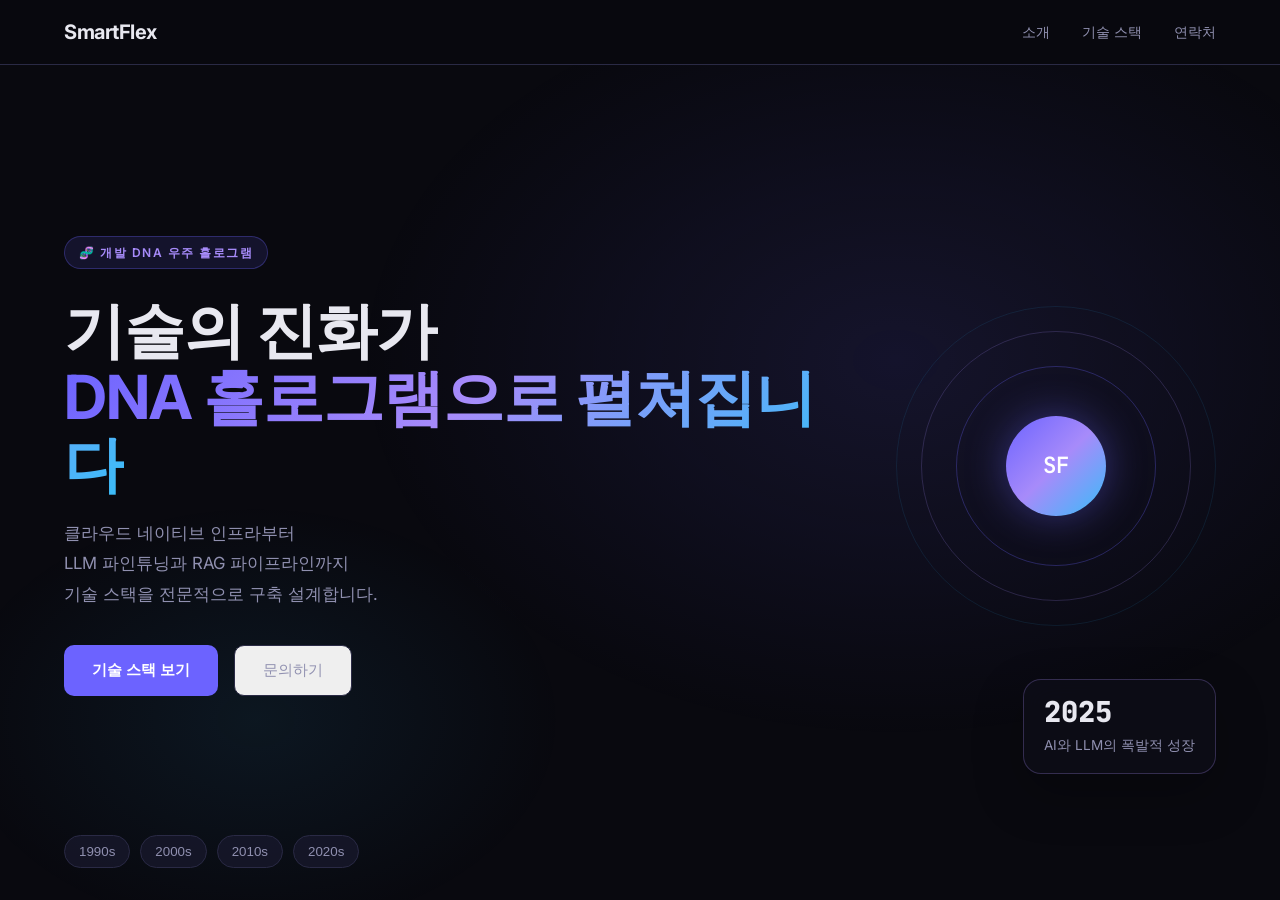
<file: docs/index.html>
<!DOCTYPE html>
<!-- SmartFlex 개발DNA 우주 홀로그램 v2.0 - 파일명: index.html -->
<html lang="ko">
<head>
  <meta charset="UTF-8" />
  <meta name="viewport" content="width=device-width, initial-scale=1.0" />
  <title>SmartFlex - 개발DNA 우주 홀로그램</title>

  <link rel="icon" href="/favicon.ico">
  <link rel="icon" type="image/png" href="/favicon.png">

  <!-- D3.js v7 CDN -->
  <script src="https://d3js.org/d3.v7.min.js" defer></script>

  <!-- 폰트 -->
  <link rel="preconnect" href="https://fonts.googleapis.com" />
  <link href="https://fonts.googleapis.com/css2?family=Inter:wght@300;400;500;600;700;800;900&family=JetBrains+Mono:wght@400;500;600;700&display=swap" rel="stylesheet" />

    <link rel="stylesheet" href="css/style.css" />
  <link rel="stylesheet" href="css/index.css" />

</head>

<body>
  <a href="#hero-content" class="skip-nav">본문으로 바로가기</a>

  <!-- ========================================
   * 네비게이션
   * ======================================== -->
  <nav class="nav">
    <div class="nav-inner">
      <div class="logo" data-action="close" role="button" tabindex="0">SmartFlex</div>
      <button class="hamburger" type="button" aria-label="메뉴 열기" aria-expanded="false" aria-controls="navLinks">
        <span></span><span></span><span></span>
      </button>
      <ul class="nav-links" id="navLinks">
        <li><a href="#" data-page="about">소개</a></li>
        <li><a href="#" data-page="tech">기술 스택</a></li>
        <li><a href="#" data-page="contact">연락처</a></li>
      </ul>
    </div>
  </nav>

  <!-- ========================================
   * 히어로 섹션 (메인 화면)
   * ======================================== -->
  <section class="hero">

    <!-- DNA 우주 배경 (SVG가 주입될 컨테이너) -->
    <div class="hero-bg" id="dna-universe"></div>

    <!-- 년도 표시 (회전) -->
    <div class="era-display">
      <div class="era-year" id="era-year">2025</div>
      <div class="era-desc" id="era-desc">AI와 LLM의 폭발적 성장</div>
    </div>

    <!-- 텍스트 컨텐츠 -->
    <div class="hero-content" id="hero-content">
      <div class="badge">🧬 개발 DNA 우주 홀로그램</div>
      <h1>기술의 진화가<br /><span class="gradient-text">DNA 홀로그램으로 펼쳐집니다</span></h1>
      <p class="hero-desc">
        클라우드 네이티브 인프라부터<br />
        LLM 파인튜닝과 RAG 파이프라인까지<br />
        기술 스택을 전문적으로 구축 설계합니다.
      </p>
      <div class="hero-cta">
        <button class="btn-primary" type="button" data-page="tech">기술 스택 보기</button>
        <button class="btn-ghost" type="button" data-page="contact">문의하기</button>
      </div>
    </div>

    <!-- 브랜드 궤도 링 홀로그램 비주얼 -->
    <div class="hero-visual" aria-hidden="true">
      <div class="orbit-ring ring-1"></div>
      <div class="orbit-ring ring-2"></div>
      <div class="orbit-ring ring-3"></div>
      <div class="core-circle">SF</div>
    </div>

    <!-- 시대별 기술 타임라인 수동 선택 버튼 -->
    <div class="era-controls" aria-label="기술 시대 선택">
      <button type="button" data-era-index="0">1990s</button>
      <button type="button" data-era-index="1">2000s</button>
      <button type="button" data-era-index="2">2010s</button>
      <button type="button" data-era-index="3">2020s</button>
    </div>

  </section>

  <!-- ========================================
   * 슬라이딩 모달 (페이지 표시)
   * ======================================== -->
  <div class="page-modal" id="pageModal">
    <div class="modal-header">
      <div class="modal-title" id="modalTitle">페이지</div>
      <button class="modal-close">×</button>
    </div>
    <div class="modal-content">
      <div class="modal-loader" aria-live="polite">페이지를 불러오는 중...</div>
      <iframe class="modal-iframe" id="modalIframe" src="" title="페이지"></iframe>
    </div>
  </div>

  <!-- ========================================
   * 모달 제어 스크립트
   * 파일명: docs/js/index.js
   * ======================================== -->
  <script src="js/index.js" defer></script>
  <script src="js/dna-animation.js" defer></script>

</body>
</html>
</file>
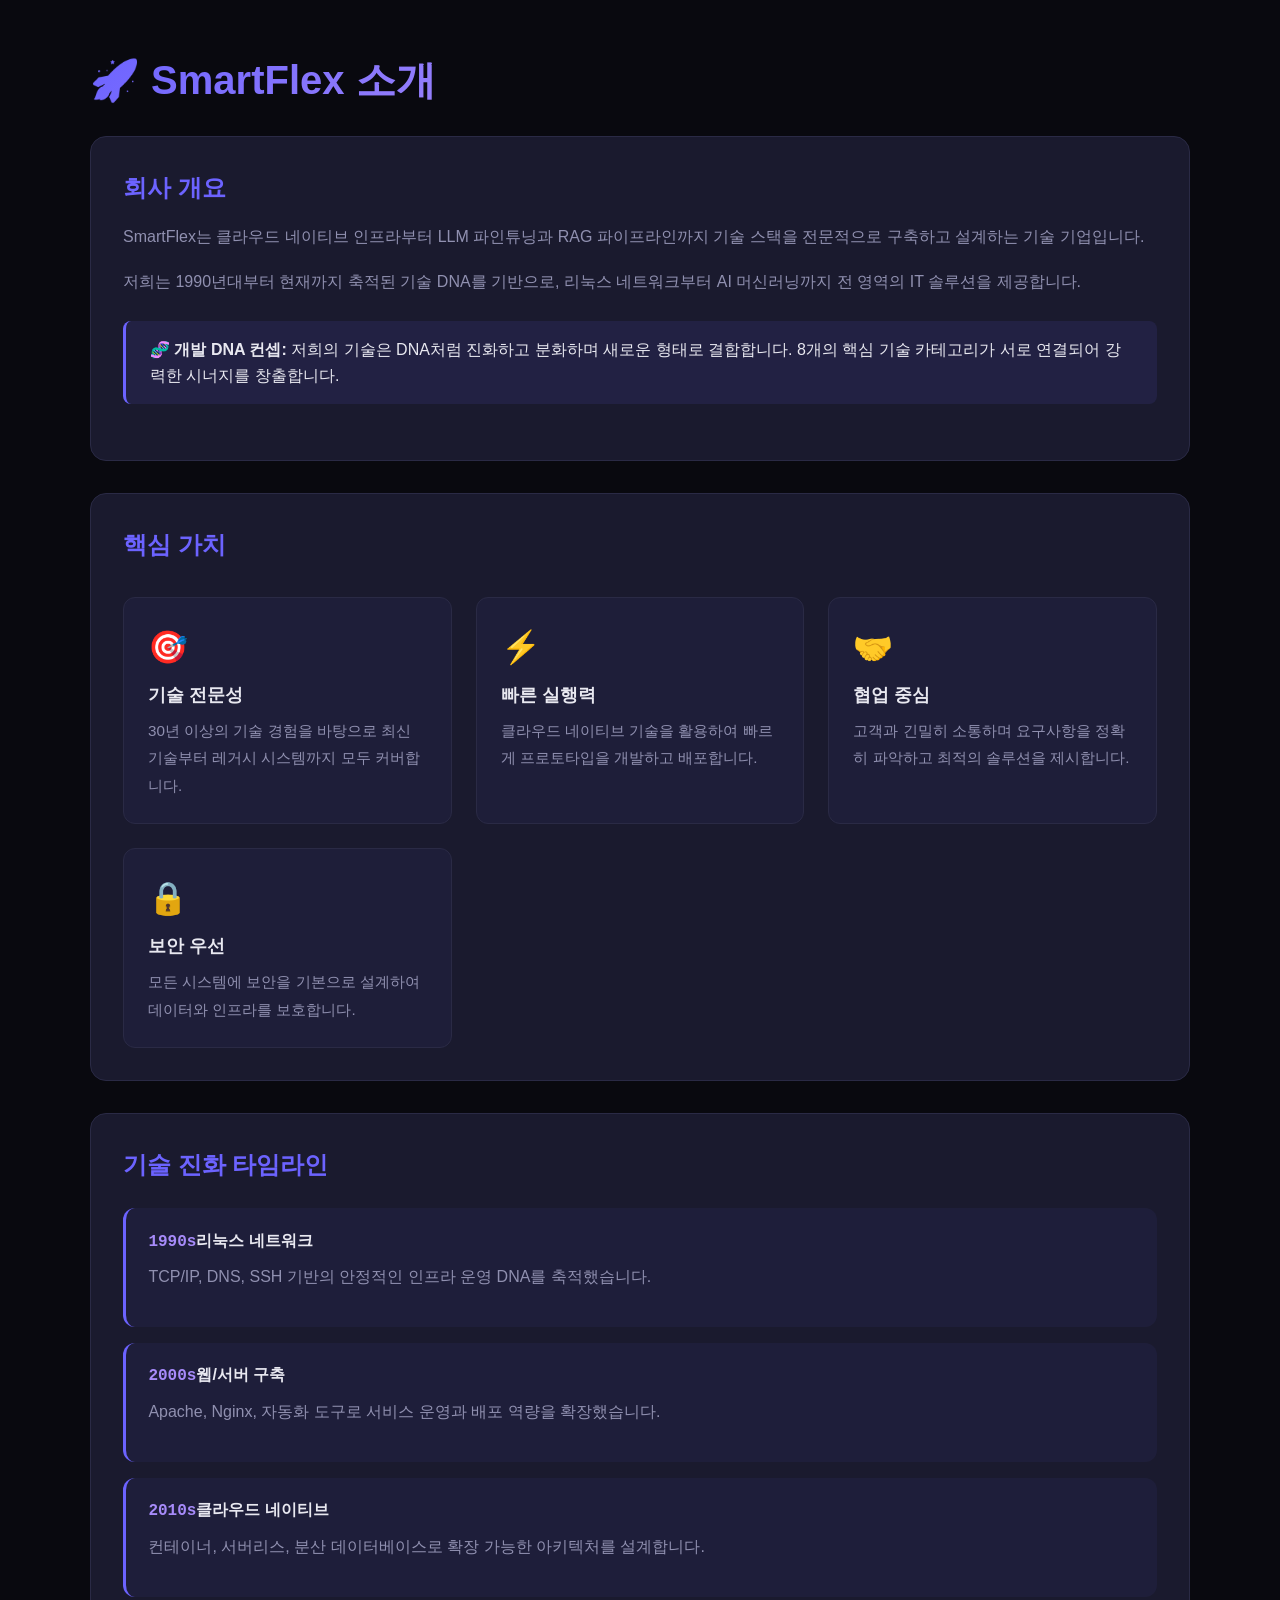
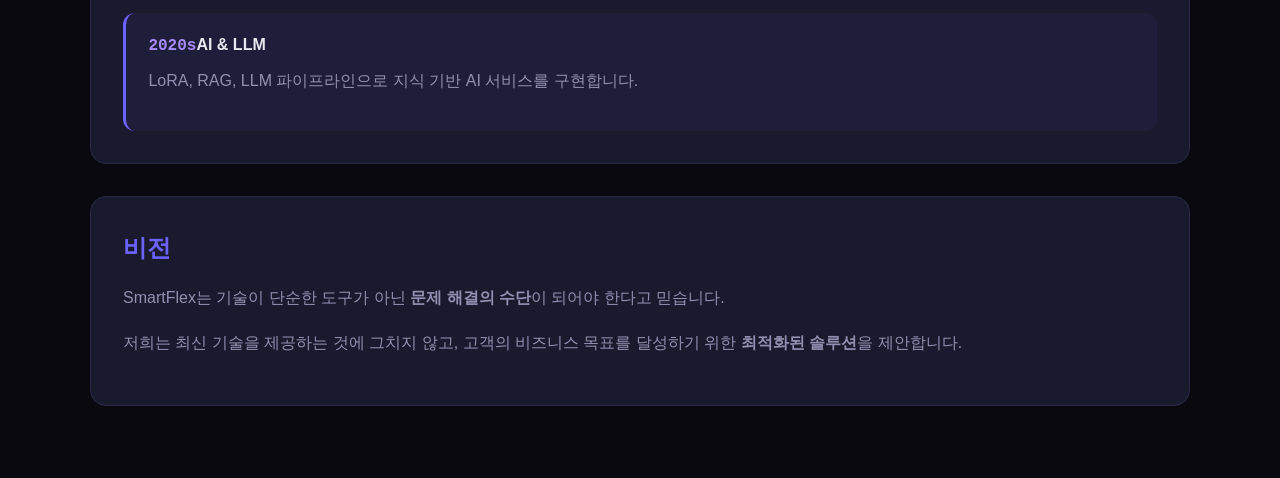
<file: docs/pages/about.html>
<!DOCTYPE html>
<!-- 파일명: docs/pages/about.html -->
<html lang="ko">
<head>
  <meta charset="UTF-8">
  <meta name="viewport" content="width=device-width, initial-scale=1.0">
  <title>SmartFlex - 소개</title>
  <link rel="stylesheet" href="../css/pages.css" />
  <script src="../js/pages.js" defer></script>
</head>
<body>
  <div class="container">
    <h1>🚀 SmartFlex 소개</h1>

    <div class="section">
      <h2>회사 개요</h2>
      <p>
        SmartFlex는 클라우드 네이티브 인프라부터 LLM 파인튜닝과 RAG 파이프라인까지
        기술 스택을 전문적으로 구축하고 설계하는 기술 기업입니다.
      </p>
      <p>
        저희는 1990년대부터 현재까지 축적된 기술 DNA를 기반으로,
        리눅스 네트워크부터 AI 머신러닝까지 전 영역의 IT 솔루션을 제공합니다.
      </p>

      <div class="highlight">
        <strong>🧬 개발 DNA 컨셉:</strong> 저희의 기술은 DNA처럼 진화하고 분화하며 새로운 형태로 결합합니다.
        8개의 핵심 기술 카테고리가 서로 연결되어 강력한 시너지를 창출합니다.
      </div>
    </div>

    <div class="section">
      <h2>핵심 가치</h2>
      <div class="grid">
        <div class="card">
          <div class="card-icon">🎯</div>
          <div class="card-title">기술 전문성</div>
          <div class="card-desc">
            30년 이상의 기술 경험을 바탕으로 최신 기술부터 레거시 시스템까지 모두 커버합니다.
          </div>
        </div>

        <div class="card">
          <div class="card-icon">⚡</div>
          <div class="card-title">빠른 실행력</div>
          <div class="card-desc">
            클라우드 네이티브 기술을 활용하여 빠르게 프로토타입을 개발하고 배포합니다.
          </div>
        </div>

        <div class="card">
          <div class="card-icon">🤝</div>
          <div class="card-title">협업 중심</div>
          <div class="card-desc">
            고객과 긴밀히 소통하며 요구사항을 정확히 파악하고 최적의 솔루션을 제시합니다.
          </div>
        </div>

        <div class="card">
          <div class="card-icon">🔒</div>
          <div class="card-title">보안 우선</div>
          <div class="card-desc">
            모든 시스템에 보안을 기본으로 설계하여 데이터와 인프라를 보호합니다.
          </div>
        </div>
      </div>
    </div>

    <div class="section">
      <h2>기술 진화 타임라인</h2>
      <div class="timeline">
        <div class="timeline-item"><span class="timeline-year">1990s</span><strong>리눅스 네트워크</strong><p>TCP/IP, DNS, SSH 기반의 안정적인 인프라 운영 DNA를 축적했습니다.</p></div>
        <div class="timeline-item"><span class="timeline-year">2000s</span><strong>웹/서버 구축</strong><p>Apache, Nginx, 자동화 도구로 서비스 운영과 배포 역량을 확장했습니다.</p></div>
        <div class="timeline-item"><span class="timeline-year">2010s</span><strong>클라우드 네이티브</strong><p>컨테이너, 서버리스, 분산 데이터베이스로 확장 가능한 아키텍처를 설계합니다.</p></div>
        <div class="timeline-item"><span class="timeline-year">2020s</span><strong>AI & LLM</strong><p>LoRA, RAG, LLM 파이프라인으로 지식 기반 AI 서비스를 구현합니다.</p></div>
      </div>
    </div>

    <div class="section">
      <h2>비전</h2>
      <p>
        SmartFlex는 기술이 단순한 도구가 아닌 <strong>문제 해결의 수단</strong>이 되어야 한다고 믿습니다.
      </p>
      <p>
        저희는 최신 기술을 제공하는 것에 그치지 않고, 고객의 비즈니스 목표를 달성하기 위한
        <strong>최적화된 솔루션</strong>을 제안합니다.
      </p>
    </div>
  </div>
</body>
</html>
</file>
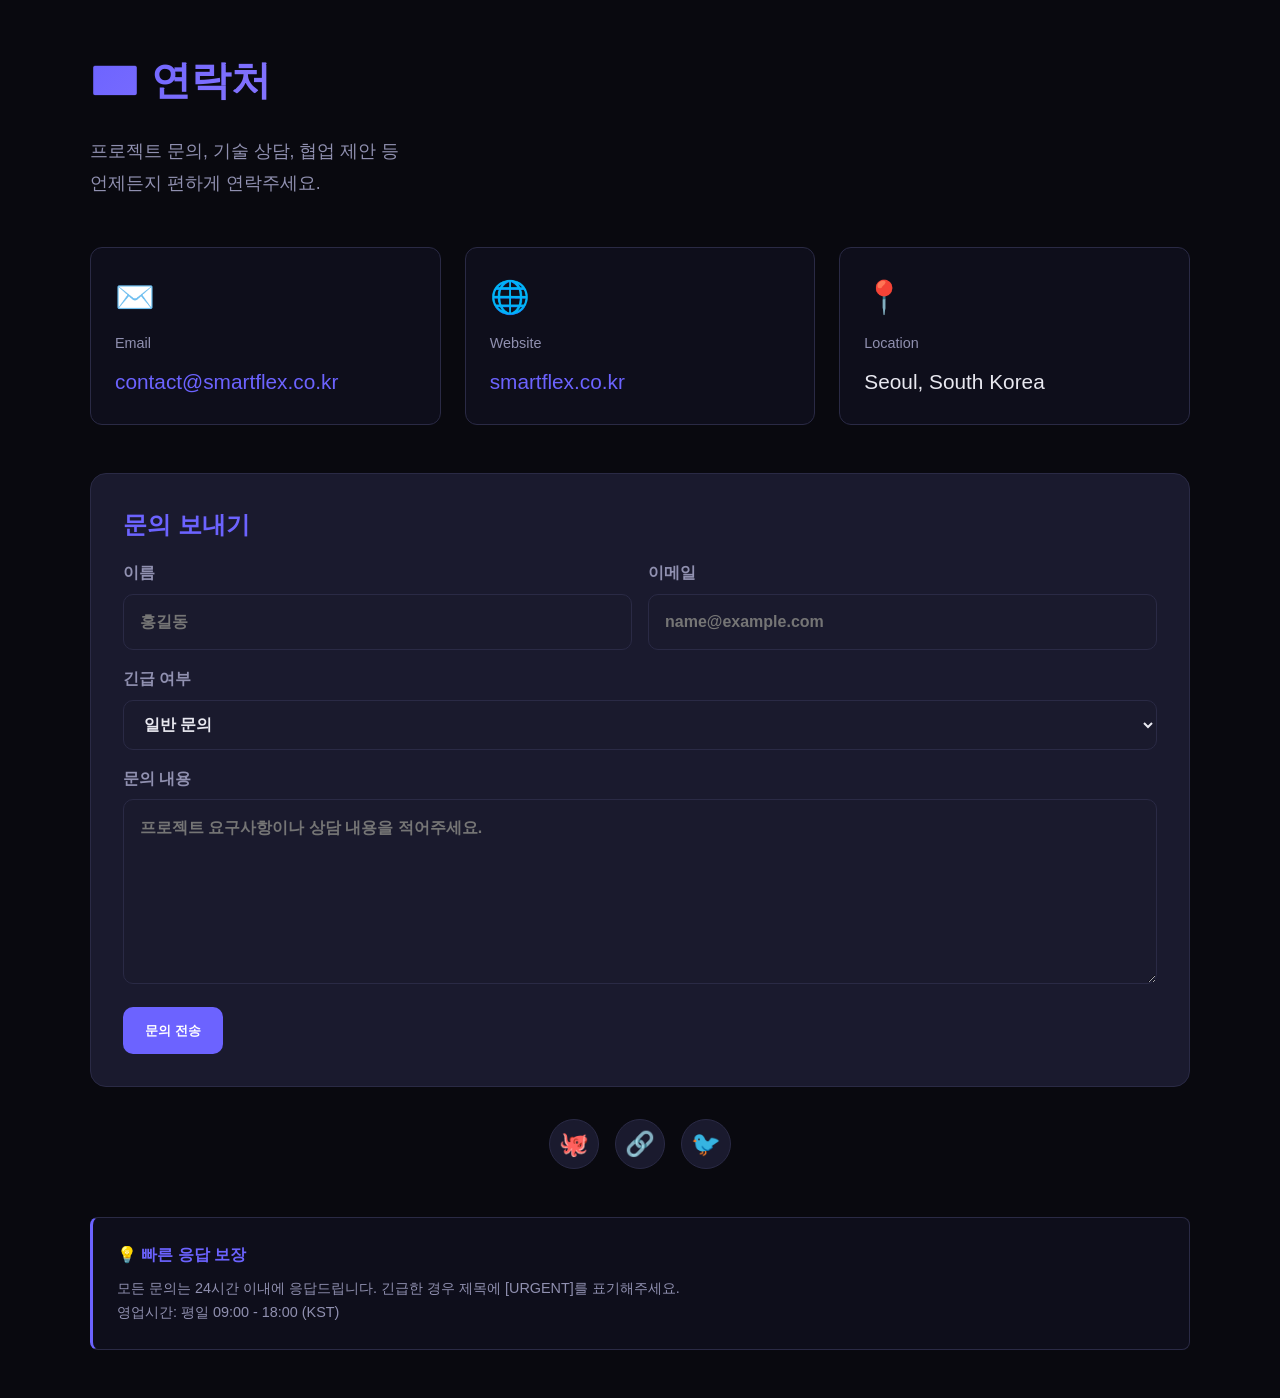
<file: docs/pages/contact.html>
<!DOCTYPE html>
<!-- 파일명: docs/pages/contact.html -->
<html lang="ko">
<head>
  <meta charset="UTF-8">
  <meta name="viewport" content="width=device-width, initial-scale=1.0">
  <title>SmartFlex - 연락처</title>
  <link rel="stylesheet" href="../css/pages.css" />
  <script src="../js/pages.js" defer></script>
</head>
<body>
  <div class="container">
    <h1>📧 연락처</h1>
    <p class="subtitle">
      프로젝트 문의, 기술 상담, 협업 제안 등<br>
      언제든지 편하게 연락주세요.
    </p>

    <div class="contact-grid">
      <div class="contact-card">
        <div class="contact-icon">✉️</div>
        <div class="contact-label">Email</div>
        <div class="contact-value">
          <a href="mailto:contact@smartflex.co.kr" class="contact-link">
            contact@smartflex.co.kr
          </a>
        </div>
      </div>

      <div class="contact-card">
        <div class="contact-icon">🌐</div>
        <div class="contact-label">Website</div>
        <div class="contact-value">
          <a href="https://smartflex.co.kr" target="_blank" class="contact-link">
            smartflex.co.kr
          </a>
        </div>
      </div>

      <div class="contact-card">
        <div class="contact-icon">📍</div>
        <div class="contact-label">Location</div>
        <div class="contact-value">
          Seoul, South Korea
        </div>
      </div>
    </div>

    <form class="contact-form" name="smartflex-contact" method="POST" data-netlify="true">
      <input type="hidden" name="form-name" value="smartflex-contact" />
      <h2>문의 보내기</h2>
      <div class="form-grid">
        <label>이름<input name="name" type="text" required placeholder="홍길동" /></label>
        <label>이메일<input name="email" type="email" required placeholder="name@example.com" /></label>
      </div>
      <label>긴급 여부
        <select name="urgency">
          <option value="normal">일반 문의</option>
          <option value="urgent">긴급 문의</option>
        </select>
      </label>
      <label>문의 내용<textarea name="message" rows="6" required placeholder="프로젝트 요구사항이나 상담 내용을 적어주세요."></textarea></label>
      <button class="form-submit" type="submit">문의 전송</button>
    </form>

    <div class="social-links" hidden aria-hidden="true">
      <a href="#" class="social-btn" title="GitHub">🐙</a>
      <a href="#" class="social-btn" title="LinkedIn">🔗</a>
      <a href="#" class="social-btn" title="Twitter">🐦</a>
    </div>

    <div class="note">
      <div class="note-title">💡 빠른 응답 보장</div>
      <div class="note-text">
        모든 문의는 24시간 이내에 응답드립니다. 긴급한 경우 제목에 [URGENT]를 표기해주세요.<br>
        영업시간: 평일 09:00 - 18:00 (KST)
      </div>
    </div>
  </div>
</body>
</html>
</file>
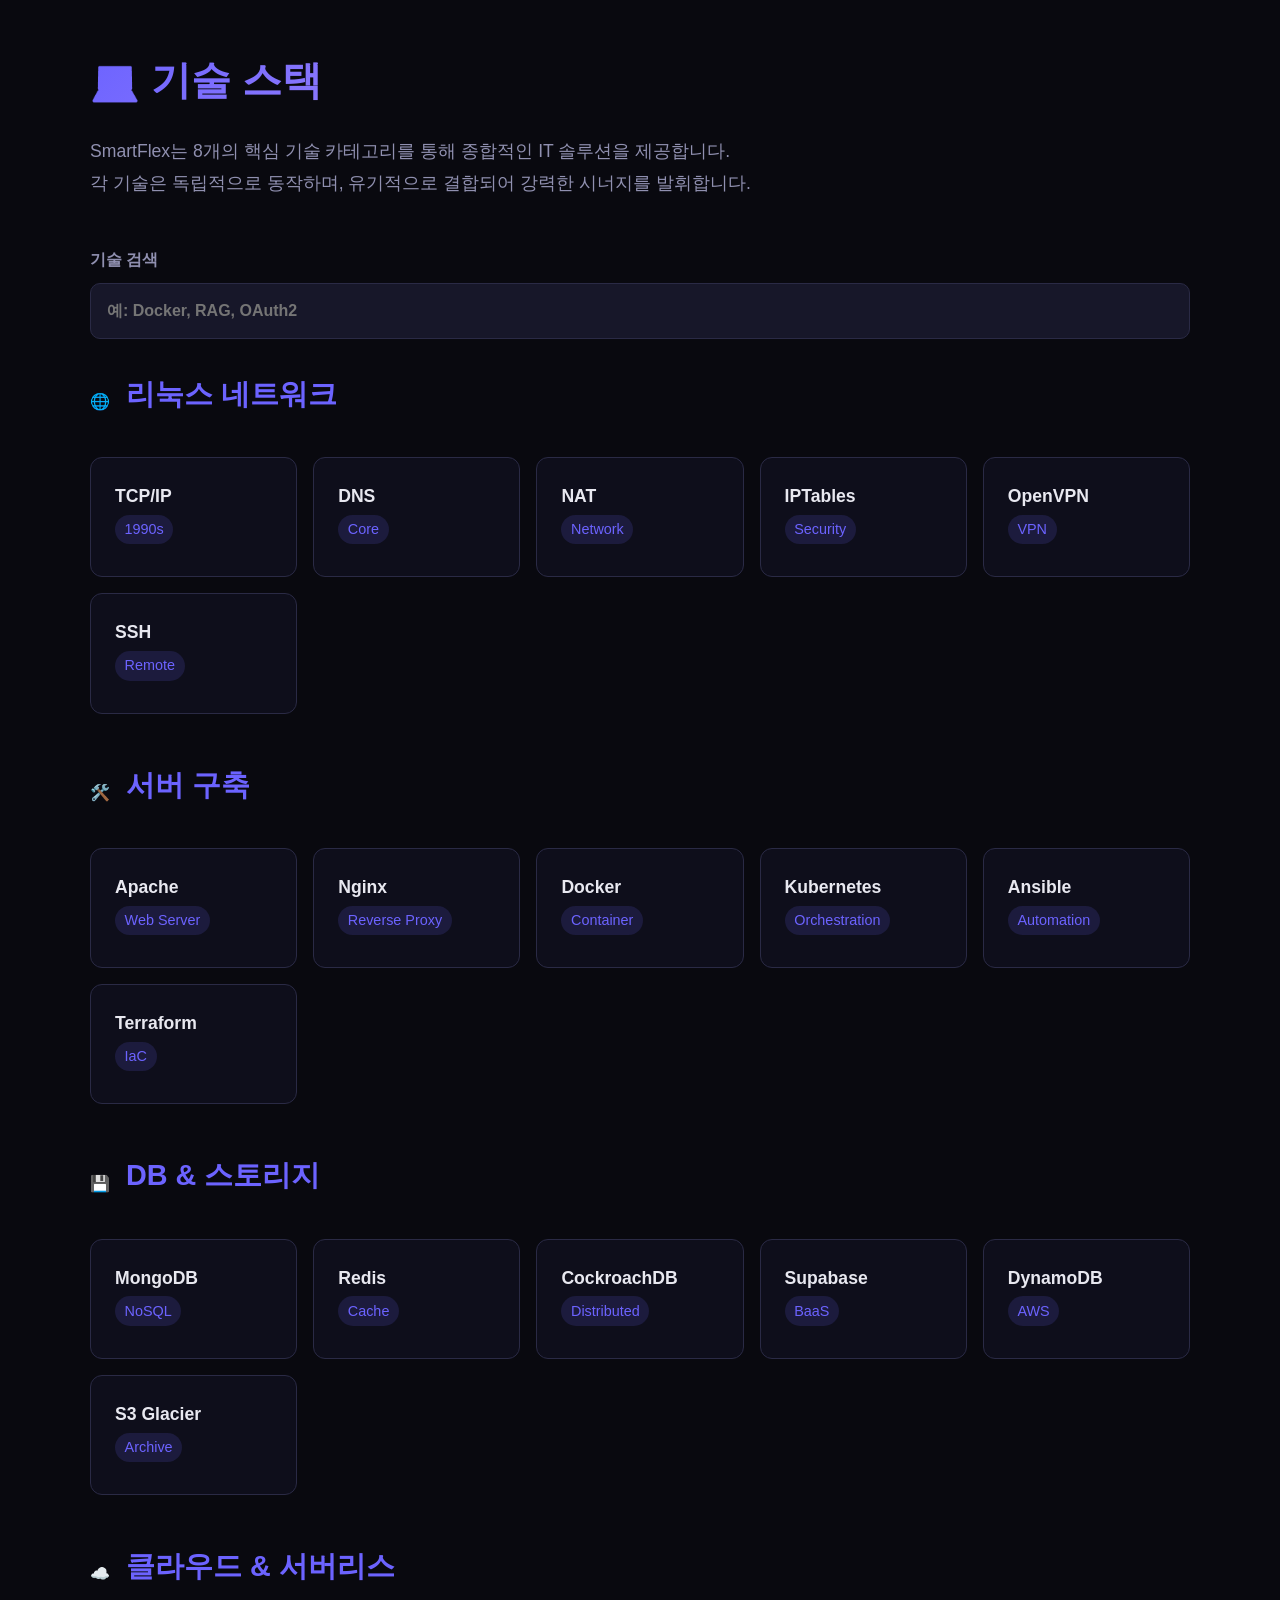
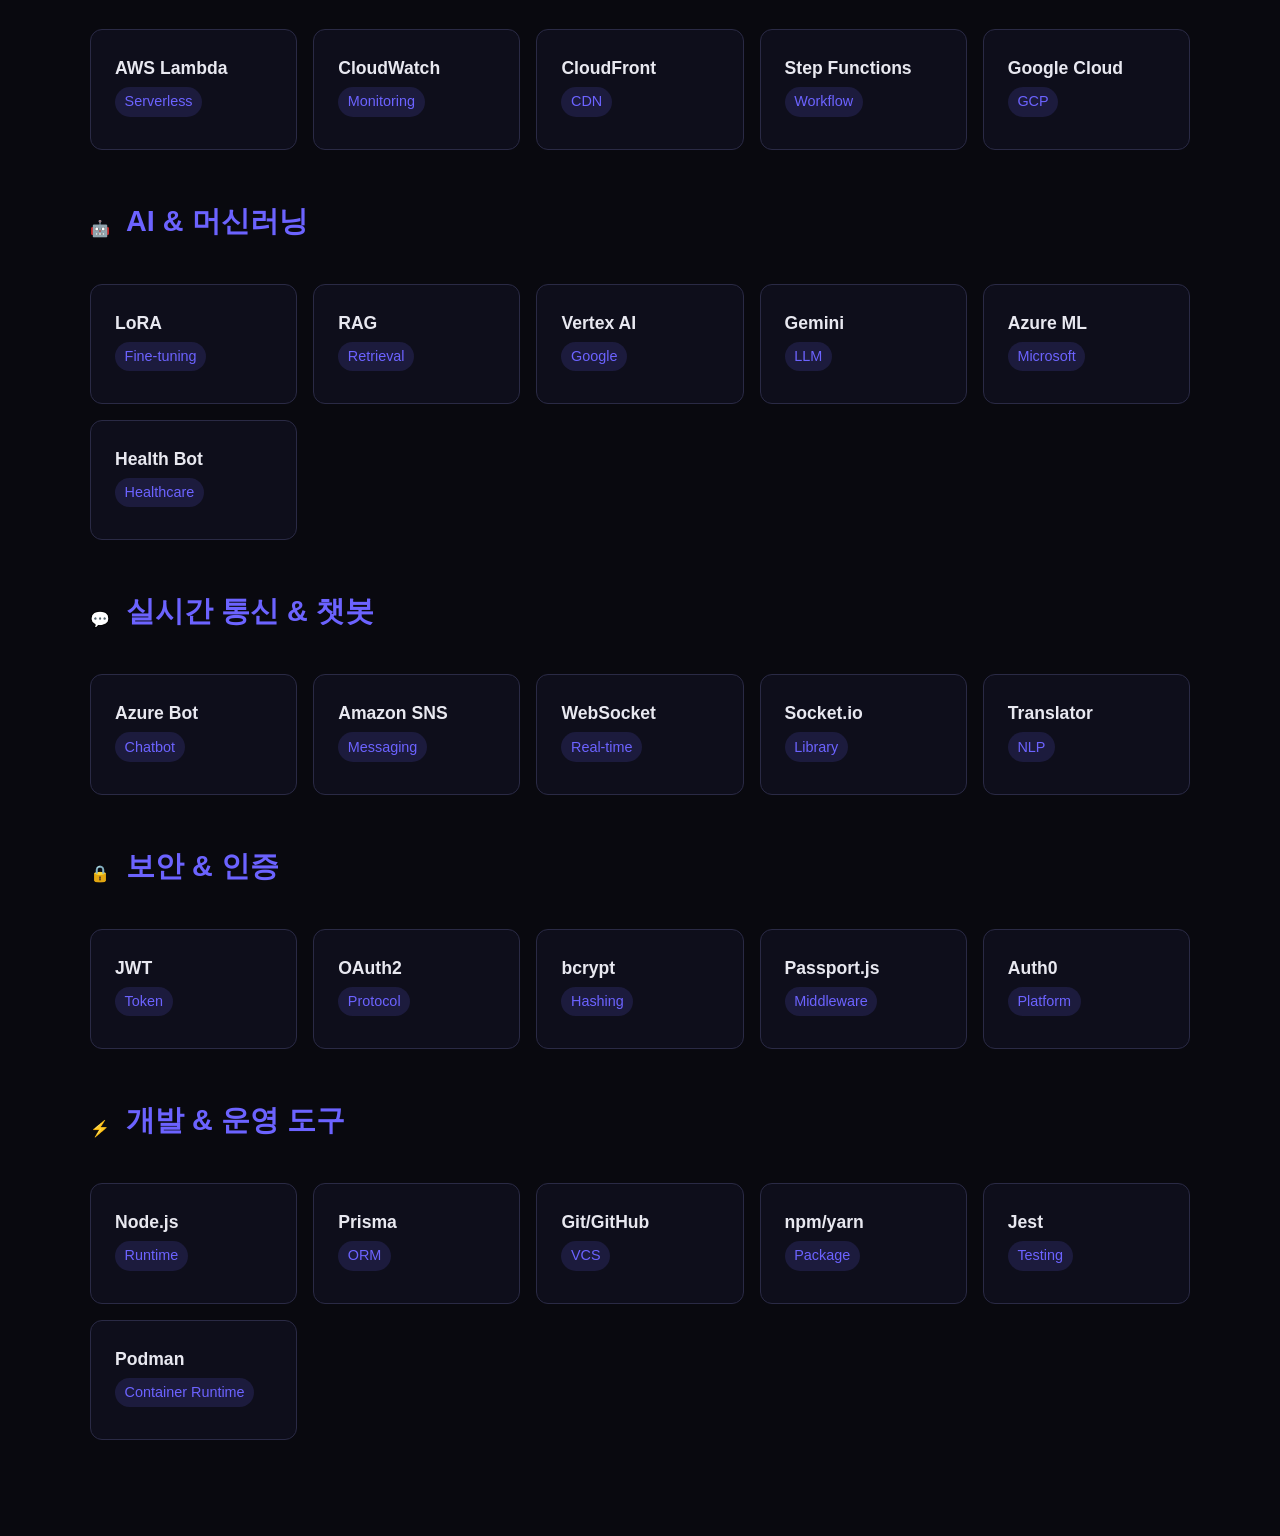
<file: docs/pages/tech.html>
<!DOCTYPE html>
<!-- 파일명: docs/pages/tech.html -->
<html lang="ko">
<head>
  <meta charset="UTF-8">
  <meta name="viewport" content="width=device-width, initial-scale=1.0">
  <title>SmartFlex - 기술 스택</title>
  <link rel="stylesheet" href="../css/pages.css" />
  <script src="../js/pages.js" defer></script>
</head>
<body>
  <div class="container">
    <h1>💻 기술 스택</h1>
    <p class="intro">
      SmartFlex는 8개의 핵심 기술 카테고리를 통해 종합적인 IT 솔루션을 제공합니다.<br>
      각 기술은 독립적으로 동작하며, 유기적으로 결합되어 강력한 시너지를 발휘합니다.
    </p>

    <label class="tech-search" for="techSearch">
      <span>기술 검색</span>
      <input id="techSearch" type="search" placeholder="예: Docker, RAG, OAuth2" autocomplete="off" data-tech-search />
    </label>

    <div class="tech-category">
      <div class="category-header">
        <span class="category-icon">🌐</span>
        <h2 class="category-title">리눅스 네트워크</h2>
      </div>
      <div class="tech-grid">
        <div class="tech-item">
          <div class="tech-name">TCP/IP</div>
          <div class="tech-badge">1990s</div>
        </div>
        <div class="tech-item">
          <div class="tech-name">DNS</div>
          <div class="tech-badge">Core</div>
        </div>
        <div class="tech-item">
          <div class="tech-name">NAT</div>
          <div class="tech-badge">Network</div>
        </div>
        <div class="tech-item">
          <div class="tech-name">IPTables</div>
          <div class="tech-badge">Security</div>
        </div>
        <div class="tech-item">
          <div class="tech-name">OpenVPN</div>
          <div class="tech-badge">VPN</div>
        </div>
        <div class="tech-item">
          <div class="tech-name">SSH</div>
          <div class="tech-badge">Remote</div>
        </div>
      </div>
    </div>

    <div class="tech-category">
      <div class="category-header">
        <span class="category-icon">🛠️</span>
        <h2 class="category-title">서버 구축</h2>
      </div>
      <div class="tech-grid">
        <div class="tech-item">
          <div class="tech-name">Apache</div>
          <div class="tech-badge">Web Server</div>
        </div>
        <div class="tech-item">
          <div class="tech-name">Nginx</div>
          <div class="tech-badge">Reverse Proxy</div>
        </div>
        <div class="tech-item">
          <div class="tech-name">Docker</div>
          <div class="tech-badge">Container</div>
        </div>
        <div class="tech-item">
          <div class="tech-name">Kubernetes</div>
          <div class="tech-badge">Orchestration</div>
        </div>
        <div class="tech-item">
          <div class="tech-name">Ansible</div>
          <div class="tech-badge">Automation</div>
        </div>
        <div class="tech-item">
          <div class="tech-name">Terraform</div>
          <div class="tech-badge">IaC</div>
        </div>
      </div>
    </div>

    <div class="tech-category">
      <div class="category-header">
        <span class="category-icon">💾</span>
        <h2 class="category-title">DB & 스토리지</h2>
      </div>
      <div class="tech-grid">
        <div class="tech-item">
          <div class="tech-name">MongoDB</div>
          <div class="tech-badge">NoSQL</div>
        </div>
        <div class="tech-item">
          <div class="tech-name">Redis</div>
          <div class="tech-badge">Cache</div>
        </div>
        <div class="tech-item">
          <div class="tech-name">CockroachDB</div>
          <div class="tech-badge">Distributed</div>
        </div>
        <div class="tech-item">
          <div class="tech-name">Supabase</div>
          <div class="tech-badge">BaaS</div>
        </div>
        <div class="tech-item">
          <div class="tech-name">DynamoDB</div>
          <div class="tech-badge">AWS</div>
        </div>
        <div class="tech-item">
          <div class="tech-name">S3 Glacier</div>
          <div class="tech-badge">Archive</div>
        </div>
      </div>
    </div>

    <div class="tech-category">
      <div class="category-header">
        <span class="category-icon">☁️</span>
        <h2 class="category-title">클라우드 & 서버리스</h2>
      </div>
      <div class="tech-grid">
        <div class="tech-item">
          <div class="tech-name">AWS Lambda</div>
          <div class="tech-badge">Serverless</div>
        </div>
        <div class="tech-item">
          <div class="tech-name">CloudWatch</div>
          <div class="tech-badge">Monitoring</div>
        </div>
        <div class="tech-item">
          <div class="tech-name">CloudFront</div>
          <div class="tech-badge">CDN</div>
        </div>
        <div class="tech-item">
          <div class="tech-name">Step Functions</div>
          <div class="tech-badge">Workflow</div>
        </div>
        <div class="tech-item">
          <div class="tech-name">Google Cloud</div>
          <div class="tech-badge">GCP</div>
        </div>
      </div>
    </div>

    <div class="tech-category">
      <div class="category-header">
        <span class="category-icon">🤖</span>
        <h2 class="category-title">AI & 머신러닝</h2>
      </div>
      <div class="tech-grid">
        <div class="tech-item">
          <div class="tech-name">LoRA</div>
          <div class="tech-badge">Fine-tuning</div>
        </div>
        <div class="tech-item">
          <div class="tech-name">RAG</div>
          <div class="tech-badge">Retrieval</div>
        </div>
        <div class="tech-item">
          <div class="tech-name">Vertex AI</div>
          <div class="tech-badge">Google</div>
        </div>
        <div class="tech-item">
          <div class="tech-name">Gemini</div>
          <div class="tech-badge">LLM</div>
        </div>
        <div class="tech-item">
          <div class="tech-name">Azure ML</div>
          <div class="tech-badge">Microsoft</div>
        </div>
        <div class="tech-item">
          <div class="tech-name">Health Bot</div>
          <div class="tech-badge">Healthcare</div>
        </div>
      </div>
    </div>

    <div class="tech-category">
      <div class="category-header">
        <span class="category-icon">💬</span>
        <h2 class="category-title">실시간 통신 & 챗봇</h2>
      </div>
      <div class="tech-grid">
        <div class="tech-item">
          <div class="tech-name">Azure Bot</div>
          <div class="tech-badge">Chatbot</div>
        </div>
        <div class="tech-item">
          <div class="tech-name">Amazon SNS</div>
          <div class="tech-badge">Messaging</div>
        </div>
        <div class="tech-item">
          <div class="tech-name">WebSocket</div>
          <div class="tech-badge">Real-time</div>
        </div>
        <div class="tech-item">
          <div class="tech-name">Socket.io</div>
          <div class="tech-badge">Library</div>
        </div>
        <div class="tech-item">
          <div class="tech-name">Translator</div>
          <div class="tech-badge">NLP</div>
        </div>
      </div>
    </div>

    <div class="tech-category">
      <div class="category-header">
        <span class="category-icon">🔒</span>
        <h2 class="category-title">보안 & 인증</h2>
      </div>
      <div class="tech-grid">
        <div class="tech-item">
          <div class="tech-name">JWT</div>
          <div class="tech-badge">Token</div>
        </div>
        <div class="tech-item">
          <div class="tech-name">OAuth2</div>
          <div class="tech-badge">Protocol</div>
        </div>
        <div class="tech-item">
          <div class="tech-name">bcrypt</div>
          <div class="tech-badge">Hashing</div>
        </div>
        <div class="tech-item">
          <div class="tech-name">Passport.js</div>
          <div class="tech-badge">Middleware</div>
        </div>
        <div class="tech-item">
          <div class="tech-name">Auth0</div>
          <div class="tech-badge">Platform</div>
        </div>
      </div>
    </div>

    <div class="tech-category">
      <div class="category-header">
        <span class="category-icon">⚡</span>
        <h2 class="category-title">개발 & 운영 도구</h2>
      </div>
      <div class="tech-grid">
        <div class="tech-item">
          <div class="tech-name">Node.js</div>
          <div class="tech-badge">Runtime</div>
        </div>
        <div class="tech-item">
          <div class="tech-name">Prisma</div>
          <div class="tech-badge">ORM</div>
        </div>
        <div class="tech-item">
          <div class="tech-name">Git/GitHub</div>
          <div class="tech-badge">VCS</div>
        </div>
        <div class="tech-item">
          <div class="tech-name">npm/yarn</div>
          <div class="tech-badge">Package</div>
        </div>
        <div class="tech-item">
          <div class="tech-name">Jest</div>
          <div class="tech-badge">Testing</div>
        </div>
        <div class="tech-item">
          <div class="tech-name">Podman</div>
          <div class="tech-badge">Container Runtime</div>
        </div>
      </div>
    </div>
  </div>
</body>
</html>
</file>
<file: docs/css/style.css>
/* docs/css/style.css : SmartFlex 웹사이트 전체 스타일 시트입니다. 이 파일은 docs/ 루트에서 참조됩니다. */

*, *::before, *::after { box-sizing: border-box; margin: 0; padding: 0; }

:root {
  --bg: #09090f;
  --bg2: #0f0f1a;
  --bg3: #13131f;
  --surface: #1a1a2e;
  --surface2: #1f1f35;
  --border: #2a2a45;
  --text: #e8e8f0;
  --text2: #9090b0;
  --text3: #5a5a80;
  --accent: #6c63ff;
  --accent2: #a78bfa;
  --green: #22c55e;
  --yellow: #f59e0b;
  --red: #ef4444;
  --grad: linear-gradient(135deg, #6c63ff 0%, #a78bfa 50%, #38bdf8 100%);
}

html { scroll-behavior: smooth; }

/* ACCESSIBILITY : 키보드 사용자를 위한 본문 바로가기 링크입니다. */
.skip-nav { position: fixed; top: -999px; left: 12px; z-index: 1000; padding: 10px 16px; border-radius: 10px; background: var(--accent); color: #fff; text-decoration: none; font-weight: 700; }
.skip-nav:focus { top: 12px; outline: 3px solid rgba(167,139,250,0.7); }

body { font-family: 'Inter', sans-serif; background: var(--bg); color: var(--text); line-height: 1.6; }
.mono { font-family: 'JetBrains Mono', monospace; }

/* NAV : 네비게이션 바 스타일을 정의합니다. */
.nav {
  position: fixed; top: 0; left: 0; right: 0; z-index: 100;
  background: rgba(9,9,15,0.85); backdrop-filter: blur(16px);
  border-bottom: 1px solid var(--border);
}
.nav-inner {
  max-width: 1200px; margin: 0 auto; padding: 0 24px;
  height: 64px; display: flex; align-items: center; justify-content: space-between;
}
.logo { font-size: 1.25rem; font-weight: 700; letter-spacing: -0.5px; }
.logo .accent { color: var(--accent); }
.nav-links { list-style: none; display: flex; gap: 32px; }
.nav-links a { color: var(--text2); text-decoration: none; font-size: 0.9rem; transition: color 0.2s; }
.nav-links a:hover, .nav-links a.active { color: var(--text); }
.nav-links a.active { position: relative; }
.nav-links a.active::after { content: ""; position: absolute; left: 0; right: 0; bottom: -8px; height: 2px; border-radius: 999px; background: var(--grad); }
.hamburger { display: none; flex-direction: column; gap: 5px; background: none; border: none; cursor: pointer; padding: 4px; }
.hamburger span { display: block; width: 22px; height: 2px; background: var(--text2); border-radius: 2px; }

/* HERO : 메인 배너 및 핵심 슬로건 스타일입니다. */
.hero {
  min-height: 100vh; display: flex; align-items: center;
  padding: 96px 24px 64px; position: relative; overflow: hidden;
  max-width: 1200px; margin: 0 auto; gap: 64px;
}
.hero-bg {
  position: fixed; inset: 0; z-index: -1;
  background: radial-gradient(ellipse 60% 60% at 70% 40%, rgba(108,99,255,0.12) 0%, transparent 70%),
              radial-gradient(ellipse 40% 40% at 20% 80%, rgba(56,189,248,0.08) 0%, transparent 60%);
}
.hero-content { flex: 1; }
.badge {
  display: inline-block; padding: 6px 14px; border-radius: 100px;
  background: rgba(108,99,255,0.12); border: 1px solid rgba(108,99,255,0.3);
  color: var(--accent2); font-size: 0.75rem; font-weight: 600; letter-spacing: 1.5px;
  margin-bottom: 28px;
}
.hero-content h1 { font-size: clamp(2.2rem, 5vw, 3.8rem); font-weight: 700; line-height: 1.1; margin-bottom: 20px; letter-spacing: -1px; }
.gradient-text { background: var(--grad); -webkit-background-clip: text; -webkit-text-fill-color: transparent; background-clip: text; }
.hero-desc { color: var(--text2); font-size: 1.05rem; margin-bottom: 36px; line-height: 1.8; }
.hero-cta { display: flex; gap: 16px; flex-wrap: wrap; }
.btn-primary {
  display: inline-block; padding: 14px 28px; border-radius: 10px;
  background: var(--accent); color: #fff; font-weight: 600; text-decoration: none;
  font-size: 0.95rem; transition: all 0.2s; border: none; cursor: pointer;
}
.btn-primary:hover { background: #5a52e8; transform: translateY(-1px); }
.btn-ghost {
  display: inline-block; padding: 14px 28px; border-radius: 10px;
  border: 1px solid var(--border); color: var(--text2); font-weight: 500;
  text-decoration: none; font-size: 0.95rem; transition: all 0.2s;
}
.btn-ghost:hover { border-color: var(--accent); color: var(--text); }
.btn-large { padding: 18px 40px; font-size: 1.05rem; }

/* HERO VISUAL */
.hero-visual {
  flex-shrink: 0; width: 320px; height: 320px;
  position: relative; display: flex; align-items: center; justify-content: center;
}
.orbit-ring {
  position: absolute; border-radius: 50%; border: 1px solid transparent;
  animation: spin linear infinite;
}
.ring-1 { width: 200px; height: 200px; border-color: rgba(108,99,255,0.3); animation-duration: 8s; }
.ring-2 { width: 270px; height: 270px; border-color: rgba(167,139,250,0.2); animation-duration: 14s; animation-direction: reverse; }
.ring-3 { width: 320px; height: 320px; border-color: rgba(56,189,248,0.1); animation-duration: 20s; }
@keyframes spin { from { transform: rotate(0deg); } to { transform: rotate(360deg); } }
.core-circle {
  width: 100px; height: 100px; border-radius: 50%;
  background: var(--grad); display: flex; align-items: center; justify-content: center;
  font-family: 'JetBrains Mono', monospace; font-weight: 600; font-size: 1.4rem; color: #fff;
  box-shadow: 0 0 40px rgba(108,99,255,0.4);
}


/* ERA DISPLAY : DNA 애니메이션의 현재 기술 시대를 보여주는 오버레이입니다. */
.era-display {
  position: fixed; right: clamp(20px, 5vw, 72px); bottom: clamp(110px, 14vh, 160px); z-index: 2;
  min-width: 180px; padding: 18px 20px; border: 1px solid rgba(167,139,250,0.25); border-radius: 18px;
  background: rgba(15,15,26,0.68); backdrop-filter: blur(16px); box-shadow: 0 20px 50px rgba(0,0,0,0.25);
}
.era-year { font-family: 'JetBrains Mono', monospace; font-size: 1.8rem; font-weight: 800; line-height: 1; margin-bottom: 8px; }
.era-desc { color: var(--text2); font-size: 0.85rem; line-height: 1.5; }
.era-controls { position: absolute; left: 24px; bottom: 32px; z-index: 3; display: flex; flex-wrap: wrap; gap: 10px; }
.era-controls button { padding: 8px 14px; border-radius: 999px; border: 1px solid var(--border); background: rgba(26,26,46,0.72); color: var(--text2); cursor: pointer; transition: all 0.2s; }
.era-controls button:hover, .era-controls button.active { border-color: var(--accent); color: var(--text); background: rgba(108,99,255,0.16); }

/* SECTIONS : 각 콘텐츠 섹션의 기본 레이아웃과 여백을 설정합니다. */
.section { padding: 96px 24px; }
.section-dark { background: var(--bg2); }
.container { max-width: 1200px; margin: 0 auto; }
.section-label {
  font-size: 0.75rem; font-weight: 600; letter-spacing: 2px;
  color: var(--accent); text-transform: uppercase; margin-bottom: 12px;
}
.section-title { font-size: clamp(1.8rem, 3.5vw, 2.8rem); font-weight: 700; line-height: 1.2; margin-bottom: 16px; letter-spacing: -0.5px; }
.section-sub { color: var(--text2); font-size: 1rem; margin-bottom: 56px; }

/* ABOUT GRID : 소개 카드 레이아웃 및 카드 스타일을 정의합니다. */
.about-grid { display: grid; grid-template-columns: repeat(auto-fit, minmax(240px, 1fr)); gap: 20px; margin-top: 48px; }
.about-card {
  background: var(--surface); border: 1px solid var(--border); border-radius: 16px;
  padding: 28px; transition: all 0.2s;
}
.about-card:hover { border-color: var(--accent); transform: translateY(-2px); }
.about-icon { font-size: 2rem; margin-bottom: 16px; }
.about-card h3 { font-size: 1.1rem; font-weight: 600; margin-bottom: 10px; }
.about-card p { color: var(--text2); font-size: 0.9rem; line-height: 1.7; }

/* TECH : 기술 스택 카드 레이아웃과 카테고리 별 스타일입니다. */
.tech-categories { display: flex; flex-direction: column; gap: 40px; }
.tech-category {}
.category-header {
  display: flex; align-items: center; gap: 10px;
  font-size: 0.8rem; font-weight: 600; letter-spacing: 1.5px;
  text-transform: uppercase; color: var(--text3); margin-bottom: 16px;
}
.category-dot { width: 8px; height: 8px; border-radius: 50%; }
.category-dot.ai { background: #a78bfa; }
.category-dot.backend { background: #4ade80; }
.category-dot.db { background: #fb923c; }
.category-dot.cloud { background: #38bdf8; }
.tech-grid { display: flex; flex-wrap: wrap; gap: 12px; }
.tech-card {
  background: var(--surface); border: 1px solid var(--border); border-radius: 12px;
  padding: 16px 20px; cursor: pointer; transition: all 0.2s;
  display: flex; align-items: center; gap: 12px; min-width: 160px;
}
.tech-card:hover { border-color: var(--accent); background: var(--surface2); transform: translateY(-2px); box-shadow: 0 8px 24px rgba(108,99,255,0.15); }
.tech-icon { font-size: 1.4rem; flex-shrink: 0; }
.tech-name { font-size: 0.9rem; font-weight: 600; }
.tech-tag { font-size: 0.7rem; color: var(--text3); margin-top: 2px; }
.tech-card:hover .tech-tag { color: var(--accent2); }

/* QUOTA TABLE : 클라우드 사용 현황 테이블의 스타일을 정의합니다. */
.quota-table-wrap { overflow-x: auto; border-radius: 16px; border: 1px solid var(--border); }
.quota-table { width: 100%; border-collapse: collapse; }
.quota-table th {
  background: var(--surface); padding: 14px 20px;
  font-size: 0.75rem; font-weight: 600; color: var(--text3);
  text-transform: uppercase; letter-spacing: 1px; text-align: left;
  border-bottom: 1px solid var(--border);
}
.quota-table td { padding: 14px 20px; border-bottom: 1px solid rgba(42,42,69,0.5); font-size: 0.9rem; }
.quota-table tr:last-child td { border-bottom: none; }
.quota-table tr:hover td { background: rgba(108,99,255,0.04); }
.service-name { font-weight: 500; }
.progress-bar-wrap { width: 120px; height: 6px; background: var(--surface2); border-radius: 99px; margin-bottom: 4px; overflow: hidden; }
.progress-bar { height: 100%; border-radius: 99px; background: var(--green); }
.warn-bar { background: var(--yellow); }
.progress-label { font-size: 0.75rem; color: var(--text3); }
.status-badge { display: inline-block; padding: 3px 10px; border-radius: 99px; font-size: 0.75rem; font-weight: 600; }
.status-badge.good { background: rgba(34,197,94,0.1); color: var(--green); border: 1px solid rgba(34,197,94,0.2); }
.status-badge.warn { background: rgba(245,158,11,0.1); color: var(--yellow); border: 1px solid rgba(245,158,11,0.2); }

/* CONTACT : 연락처 섹션 중앙 정렬 스타일입니다. */
.contact-container { text-align: center; }

/* FOOTER : 하단 정보 및 저작권 영역 스타일입니다. */
.footer { border-top: 1px solid var(--border); padding: 32px 24px; }
.footer-inner { max-width: 1200px; margin: 0 auto; display: flex; align-items: center; justify-content: space-between; }
.footer-copy { color: var(--text3); font-size: 0.85rem; }

/* MODAL : 기술 상세 모달 레이어와 애니메이션 효과를 정의합니다. */
.modal-overlay {
  position: fixed; inset: 0; z-index: 200;
  background: rgba(9,9,15,0.8); backdrop-filter: blur(8px);
  display: flex; align-items: center; justify-content: center; padding: 24px;
  opacity: 0; pointer-events: none; transition: opacity 0.2s;
}
.modal-overlay.active { opacity: 1; pointer-events: all; }
.modal {
  background: var(--surface); border: 1px solid var(--border); border-radius: 20px;
  padding: 40px; max-width: 520px; width: 100%; position: relative;
  transform: translateY(20px) scale(0.97); transition: transform 0.25s;
}
.modal-overlay.active .modal { transform: translateY(0) scale(1); }
.modal-close {
  position: absolute; top: 16px; right: 16px;
  background: var(--surface2); border: 1px solid var(--border);
  color: var(--text2); width: 32px; height: 32px; border-radius: 8px;
  cursor: pointer; font-size: 0.85rem; transition: all 0.2s;
}
.modal-close:hover { border-color: var(--accent); color: var(--text); }
.modal-icon { font-size: 2.8rem; margin-bottom: 16px; }
.modal-title { font-size: 1.5rem; font-weight: 700; margin-bottom: 8px; }
.modal-tag {
  display: inline-block; padding: 4px 12px; border-radius: 99px;
  background: rgba(108,99,255,0.12); color: var(--accent2);
  font-size: 0.75rem; font-weight: 600; letter-spacing: 1px; margin-bottom: 20px;
}
.modal-body { color: var(--text2); font-size: 0.95rem; line-height: 1.8; margin-bottom: 24px; }
.modal-links { display: flex; gap: 10px; flex-wrap: wrap; }
.modal-link {
  display: inline-block; padding: 8px 16px; border-radius: 8px;
  border: 1px solid var(--border); color: var(--text2); text-decoration: none;
  font-size: 0.82rem; transition: all 0.2s;
}
.modal-link:hover { border-color: var(--accent); color: var(--accent2); }

@media (max-width: 768px) {
  .hero { flex-direction: column; text-align: center; gap: 40px; }
  .hero-cta { justify-content: center; }
  .hero-visual { width: 240px; height: 240px; }
  .ring-1 { width: 150px; height: 150px; }
  .ring-2 { width: 200px; height: 200px; }
  .ring-3 { width: 240px; height: 240px; }
  .nav-links { display: none; position: absolute; top: 64px; left: 16px; right: 16px; flex-direction: column; gap: 0; padding: 12px; border: 1px solid var(--border); border-radius: 14px; background: rgba(15,15,26,0.96); backdrop-filter: blur(16px); }
  .nav-links.active { display: flex; }
  .nav-links li { width: 100%; }
  .nav-links a { display: block; padding: 12px 14px; }
  .hamburger { display: flex; }
  .era-display { position: absolute; right: 20px; bottom: 96px; min-width: 160px; text-align: left; }
  .era-controls { left: 50%; transform: translateX(-50%); justify-content: center; width: calc(100% - 32px); bottom: 22px; }
  .footer-inner { flex-direction: column; gap: 12px; text-align: center; }
  .tech-card { min-width: 130px; }
}
</file>
<file: docs/css/index.css>
/* docs/css/index.css : index.html 전용 스타일과 페이지 모달 스타일을 정의합니다. */

/* ========================================
 * 전체 페이지 레이아웃
 * ======================================== */
body {
  overflow: hidden;
  height: 100vh;
}

/* ========================================
 * 인덱스 전용 페이지 모달
 * ======================================== */
.page-modal {
  position: fixed;
  bottom: 0;
  left: 0;
  right: 0;
  height: 100vh;
  z-index: 200;
  background: rgba(9, 9, 15, 0.95);
  backdrop-filter: blur(16px);
  transform: translateY(100%);
  transition: transform 0.5s cubic-bezier(0.4, 0.0, 0.2, 1);
}

.page-modal.active {
  transform: translateY(0);
}

.modal-header {
  position: sticky;
  top: 0;
  background: rgba(9, 9, 15, 0.98);
  backdrop-filter: blur(16px);
  border-bottom: 1px solid var(--border);
  padding: 1rem 2rem;
  display: flex;
  align-items: center;
  justify-content: space-between;
  z-index: 10;
}

.modal-title {
  font-size: 1.3rem;
  font-weight: 700;
  color: var(--text);
}

.modal-close {
  width: 40px;
  height: 40px;
  border-radius: 10px;
  background: var(--surface);
  border: 1px solid var(--border);
  color: var(--text2);
  display: flex;
  align-items: center;
  justify-content: center;
  cursor: pointer;
  transition: all 0.2s;
  font-size: 1.5rem;
  font-weight: 300;
}

.modal-close:hover {
  border-color: var(--accent);
  color: var(--text);
  background: rgba(108, 99, 255, 0.1);
}

.modal-content {
  height: calc(100vh - 60px);
  overflow-y: auto;
}


.page-modal.loading .modal-iframe { opacity: 0.25; }
.page-modal.loading .modal-loader { opacity: 1; pointer-events: auto; }
.modal-loader { position: absolute; top: 50%; left: 50%; transform: translate(-50%, -50%); z-index: 2; padding: 12px 18px; border-radius: 999px; border: 1px solid var(--border); background: rgba(26,26,46,0.92); color: var(--text2); opacity: 0; pointer-events: none; transition: opacity 0.2s; }
.modal-content { position: relative; }

.modal-iframe {
  width: 100%;
  height: 100%;
  border: none;
  background: var(--bg);
  transition: opacity 0.2s;
}

/* ========================================
 * 반응형 인덱스 전용 스타일
 * ======================================== */
@media (max-width: 768px) {
  .page-modal {
    height: 100vh;
  }
}
</file>
<file: docs/css/pages.css>
/* docs/css/pages.css : docs/pages/* 에서 사용하는 공통 페이지 스타일을 정의합니다. */

*, *::before, *::after {
  box-sizing: border-box;
  margin: 0;
  padding: 0;
}

:root {
  --bg: #09090f;
  --surface: #1a1a2e;
  --surface2: #1f1f35;
  --border: #2a2a45;
  --text: #e8e8f0;
  --text2: #9090b0;
  --text3: #5a5a80;
  --accent: #6c63ff;
  --accent2: #a78bfa;
  --grad: linear-gradient(135deg, #6c63ff 0%, #a78bfa 50%, #38bdf8 100%);
}

html {
  scroll-behavior: smooth;
}

body {
  background: var(--bg);
  color: var(--text);
  font-family: 'Inter', -apple-system, sans-serif;
  line-height: 1.6;
  min-height: 100vh;
  padding: 3rem 2rem;
}

.container {
  max-width: 1100px;
  margin: 0 auto;
}

h1 {
  font-size: clamp(2rem, 4vw, 2.5rem);
  font-weight: 700;
  margin-bottom: 1.5rem;
  background: var(--grad);
  -webkit-background-clip: text;
  -webkit-text-fill-color: transparent;
  background-clip: text;
}

h2 {
  font-size: 1.5rem;
  color: var(--accent);
  margin-bottom: 1rem;
}

p {
  color: var(--text2);
  margin-bottom: 1rem;
  line-height: 1.8;
}

.badge,
.category-icon,
.contact-icon {
  display: inline-flex;
  align-items: center;
  justify-content: center;
}

.badge {
  padding: 6px 14px;
  border-radius: 100px;
  background: rgba(108,99,255,0.12);
  border: 1px solid rgba(108,99,255,0.3);
  color: var(--accent2);
  font-size: 0.75rem;
  font-weight: 600;
  letter-spacing: 1.5px;
  margin-bottom: 28px;
}

.section {
  background: var(--surface);
  border: 1px solid var(--border);
  border-radius: 16px;
  padding: 2rem;
  margin-bottom: 2rem;
}

.grid {
  display: grid;
  grid-template-columns: repeat(auto-fit, minmax(250px, 1fr));
  gap: 1.5rem;
  margin-top: 2rem;
}

.card,
.tech-item,
.contact-card {
  background: rgba(108,99,255,0.05);
  border: 1px solid var(--border);
  border-radius: 12px;
  padding: 1.5rem;
  transition: transform 0.2s, border-color 0.2s, box-shadow 0.2s;
}

.card:hover,
.tech-item:hover,
.contact-card:hover {
  transform: translateY(-4px);
  border-color: var(--accent);
}

.card:hover {
  box-shadow: 0 12px 24px rgba(108,99,255,0.1);
}

.card-icon,
.tech-icon,
.contact-icon {
  font-size: 2rem;
  margin-bottom: 0.5rem;
}

.card-title,
.tech-name {
  font-size: 1.1rem;
  font-weight: 600;
  margin-bottom: 0.5rem;
  color: var(--text);
}

.card-desc,
.modal-body,
.contact-value,
.intro {
  color: var(--text2);
  font-size: 0.95rem;
  line-height: 1.8;
}

.highlight {
  background: rgba(108,99,255,0.1);
  border-left: 3px solid var(--accent);
  padding: 1rem 1.5rem;
  margin: 1.5rem 0;
  border-radius: 8px;
}

.subtitle,
.intro {
  font-size: 1.1rem;
  margin-bottom: 3rem;
}

.contact-grid,
.tech-grid {
  display: grid;
  gap: 1.5rem;
  margin-top: 1.5rem;
}

.contact-grid {
  grid-template-columns: repeat(auto-fit, minmax(220px, 1fr));
  margin-bottom: 3rem;
}

.contact-label,
.tech-badge {
  color: var(--text2);
  font-size: 0.9rem;
  margin-bottom: 0.5rem;
}

.contact-value {
  font-size: 1.3rem;
  color: var(--text);
  font-weight: 500;
}

.contact-link,
.modal-link {
  color: var(--accent);
  text-decoration: none;
  transition: color 0.2s, border-color 0.2s;
}

.contact-link:hover,
.modal-link:hover {
  color: #a78bfa;
}

.social-links {
  display: flex;
  gap: 1rem;
  justify-content: center;
  margin-top: 2rem;
}

.social-btn {
  width: 50px;
  height: 50px;
  border-radius: 50%;
  background: var(--surface);
  border: 1px solid var(--border);
  display: flex;
  align-items: center;
  justify-content: center;
  font-size: 1.5rem;
  transition: all 0.2s;
  cursor: pointer;
  text-decoration: none;
  color: inherit;
}

.social-btn:hover {
  border-color: var(--accent);
  background: rgba(108,99,255,0.1);
  transform: translateY(-2px);
}

.note {
  background: rgba(108,99,255,0.05);
  border: 1px solid var(--border);
  border-left: 3px solid var(--accent);
  border-radius: 8px;
  padding: 1.5rem;
  margin-top: 3rem;
  text-align: left;
}

.note-title {
  font-weight: 600;
  margin-bottom: 0.5rem;
  color: var(--accent);
}

.note-text {
  font-size: 0.9rem;
  color: var(--text2);
  line-height: 1.7;
}

.tech-category {
  margin-bottom: 3rem;
}

.category-header {
  display: flex;
  align-items: center;
  gap: 1rem;
  margin-bottom: 1.5rem;
}

.category-title {
  font-size: 1.8rem;
  font-weight: 600;
}

.tech-grid {
  display: grid;
  grid-template-columns: repeat(auto-fill, minmax(200px, 1fr));
  gap: 1rem;
}

.tech-item {
  cursor: pointer;
}

.tech-name {
  margin-bottom: 0.3rem;
}

.tech-badge {
  display: inline-block;
  padding: 0.2rem 0.6rem;
  border-radius: 999px;
  background: rgba(108,99,255,0.15);
  color: var(--accent);
  font-weight: 500;
}


.tech-search { display: block; margin: 0 0 2rem; color: var(--text2); font-weight: 600; }
.tech-search span { display: block; margin-bottom: 0.6rem; }
.tech-search input, .contact-form input, .contact-form select, .contact-form textarea { width: 100%; border: 1px solid var(--border); border-radius: 10px; background: rgba(26,26,46,0.86); color: var(--text); padding: 0.9rem 1rem; font: inherit; }
.tech-item.hidden, .tech-category.hidden { display: none; }
.contact-form { margin: 2rem 0; padding: 2rem; border: 1px solid var(--border); border-radius: 16px; background: var(--surface); }
.form-grid { display: grid; grid-template-columns: repeat(auto-fit, minmax(220px, 1fr)); gap: 1rem; }
.contact-form label { display: block; color: var(--text2); font-weight: 600; margin-bottom: 1rem; }
.contact-form input, .contact-form select, .contact-form textarea { margin-top: 0.5rem; }
.form-submit { border: none; border-radius: 10px; background: var(--accent); color: #fff; padding: 0.9rem 1.4rem; font-weight: 700; cursor: pointer; }
.timeline { position: relative; display: grid; gap: 1rem; margin-top: 1.5rem; }
.timeline-item { border-left: 3px solid var(--accent); background: rgba(108,99,255,0.06); border-radius: 12px; padding: 1.2rem 1.4rem; }
.timeline-year { display: inline-block; margin-bottom: 0.5rem; color: var(--accent2); font-family: 'JetBrains Mono', monospace; font-weight: 800; }

@media (max-width: 768px) {
  body {
    padding: 2rem 1.5rem;
  }
  .container {
    padding: 0;
  }
  .tech-grid,
  .contact-grid,
  .grid {
    gap: 1rem;
  }
}
</file>
